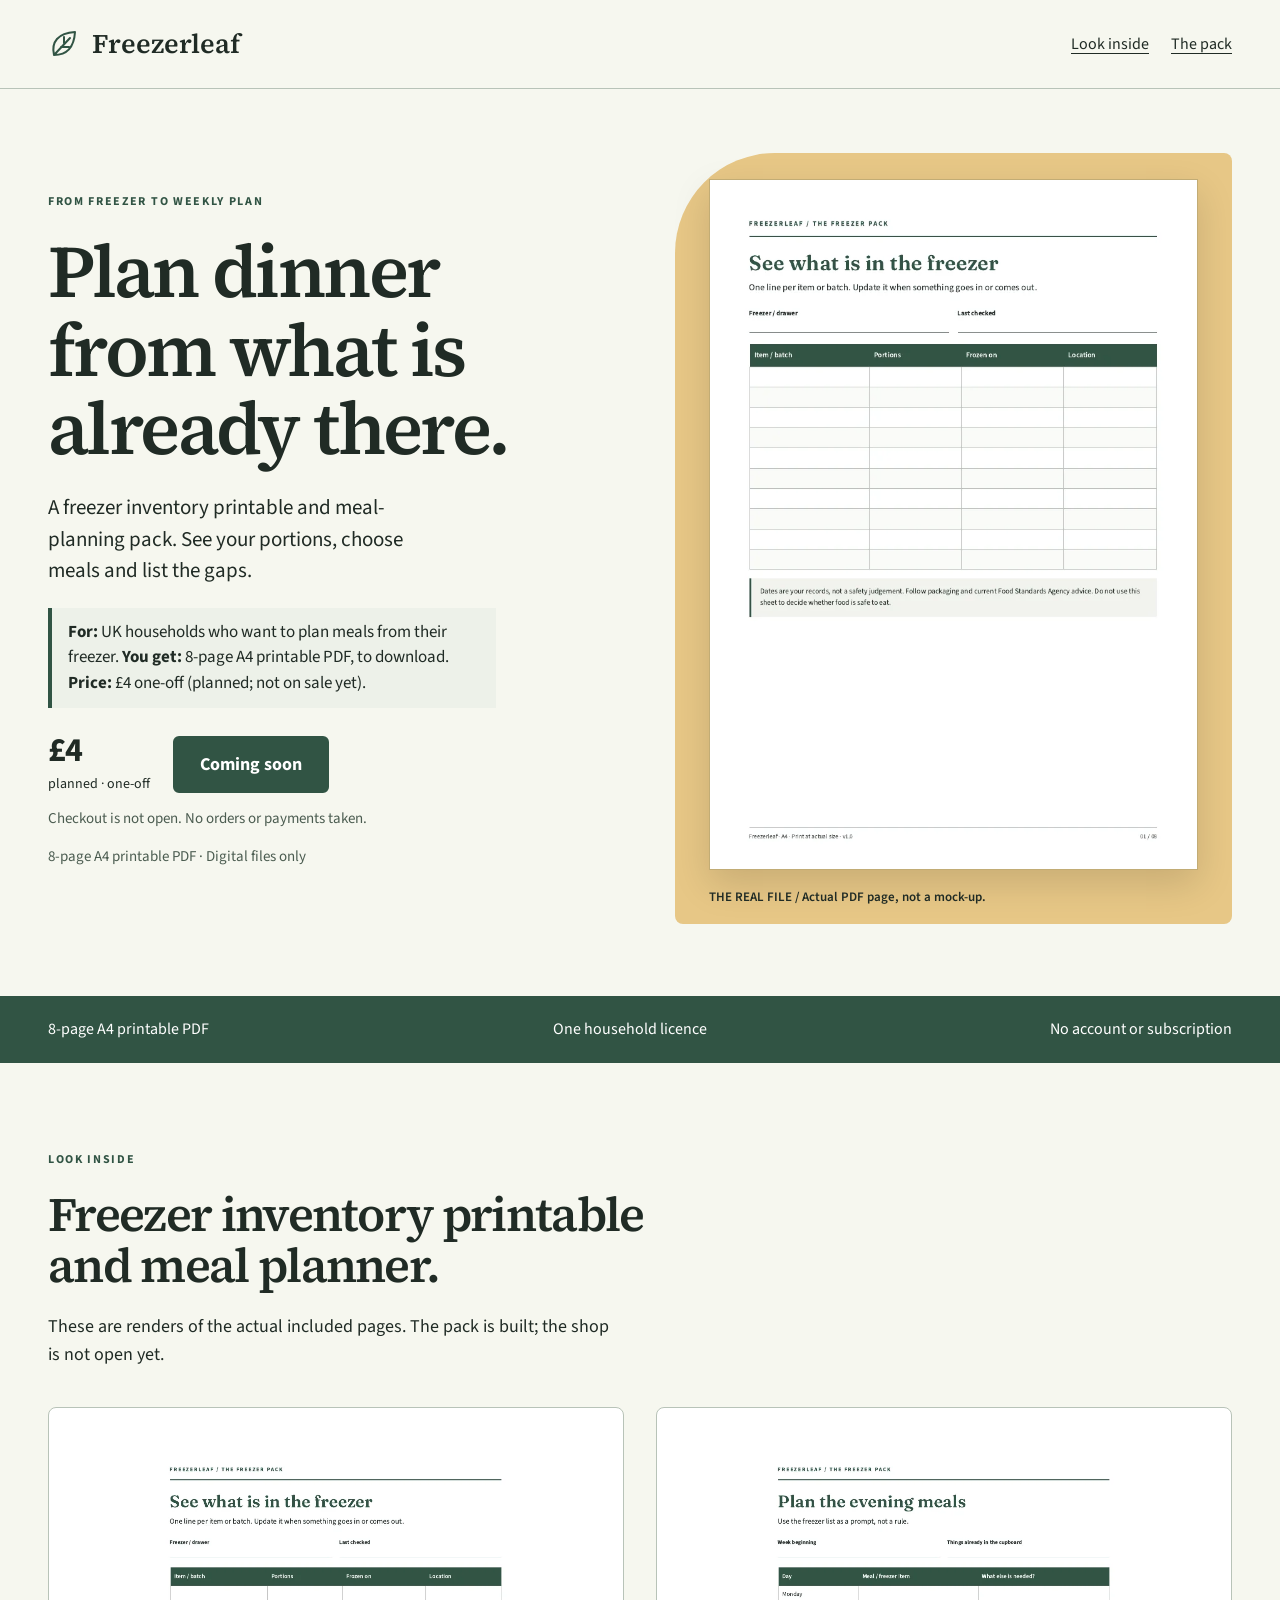
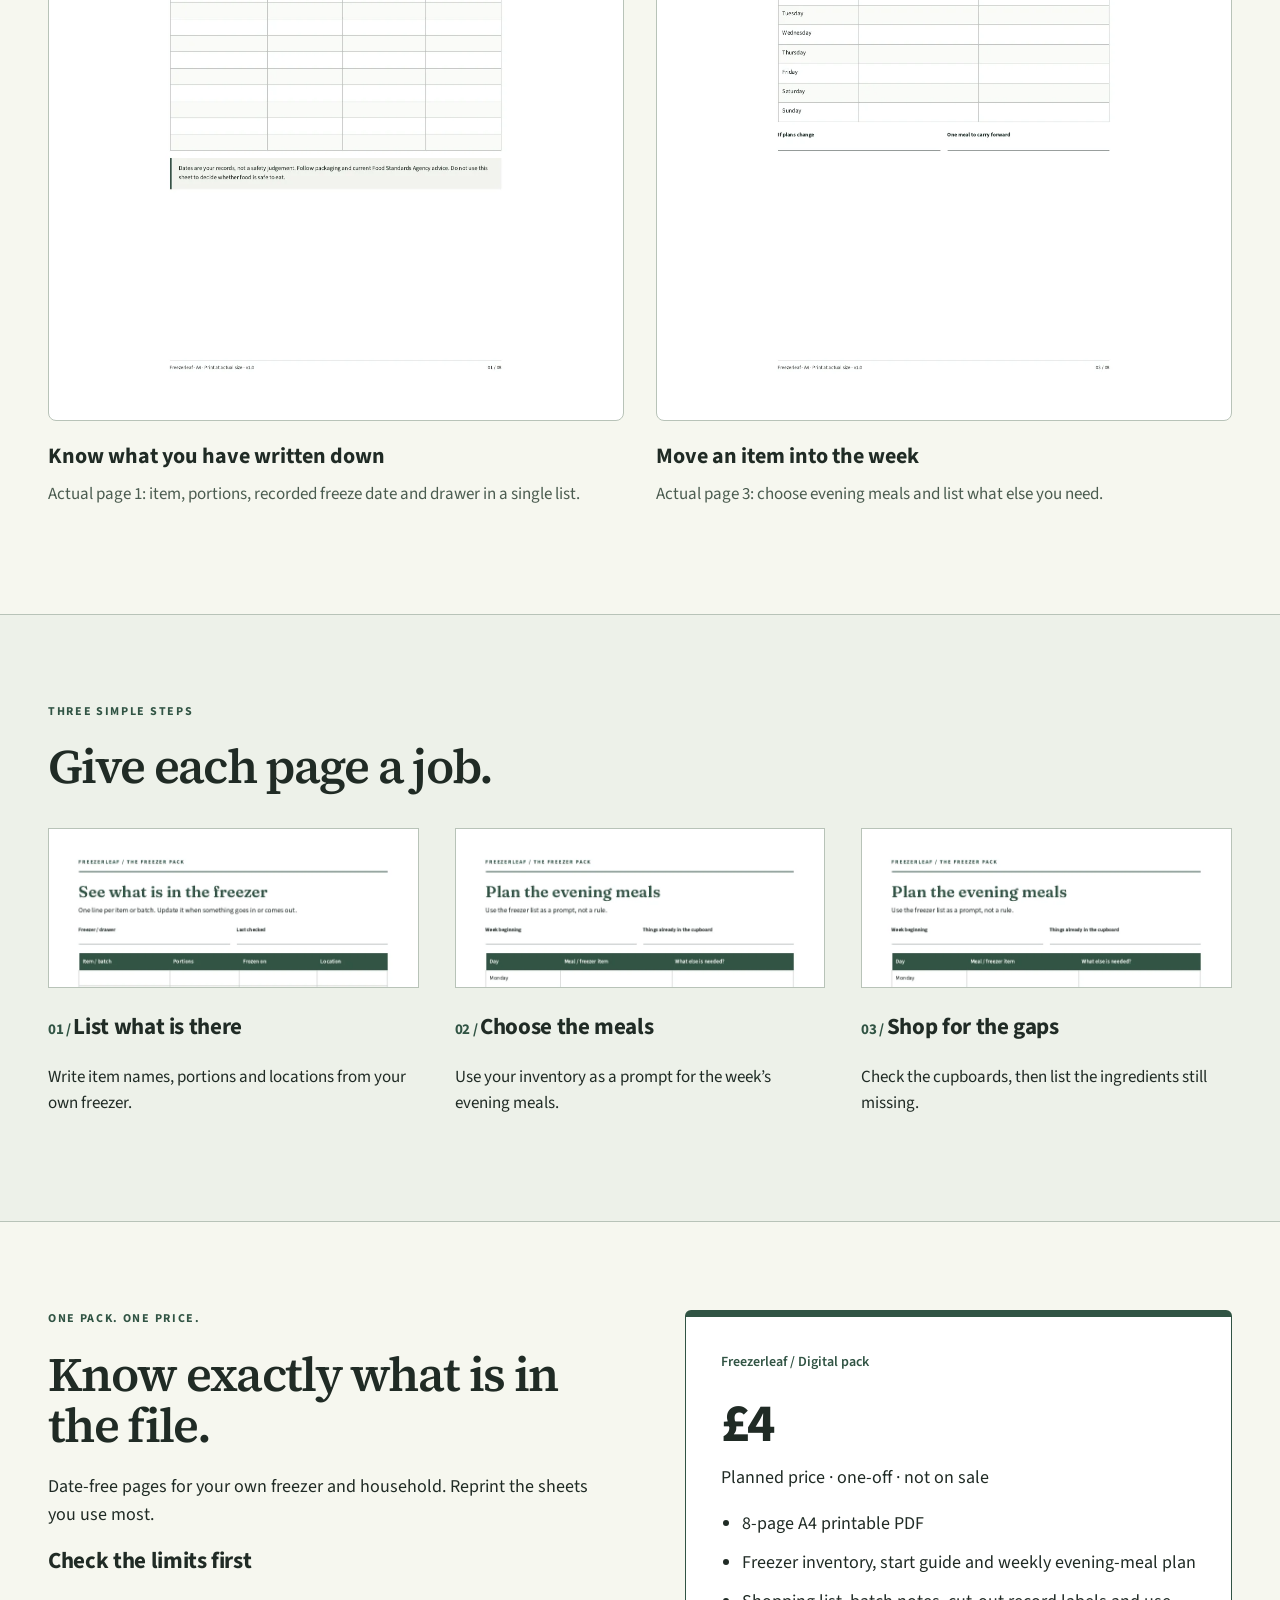
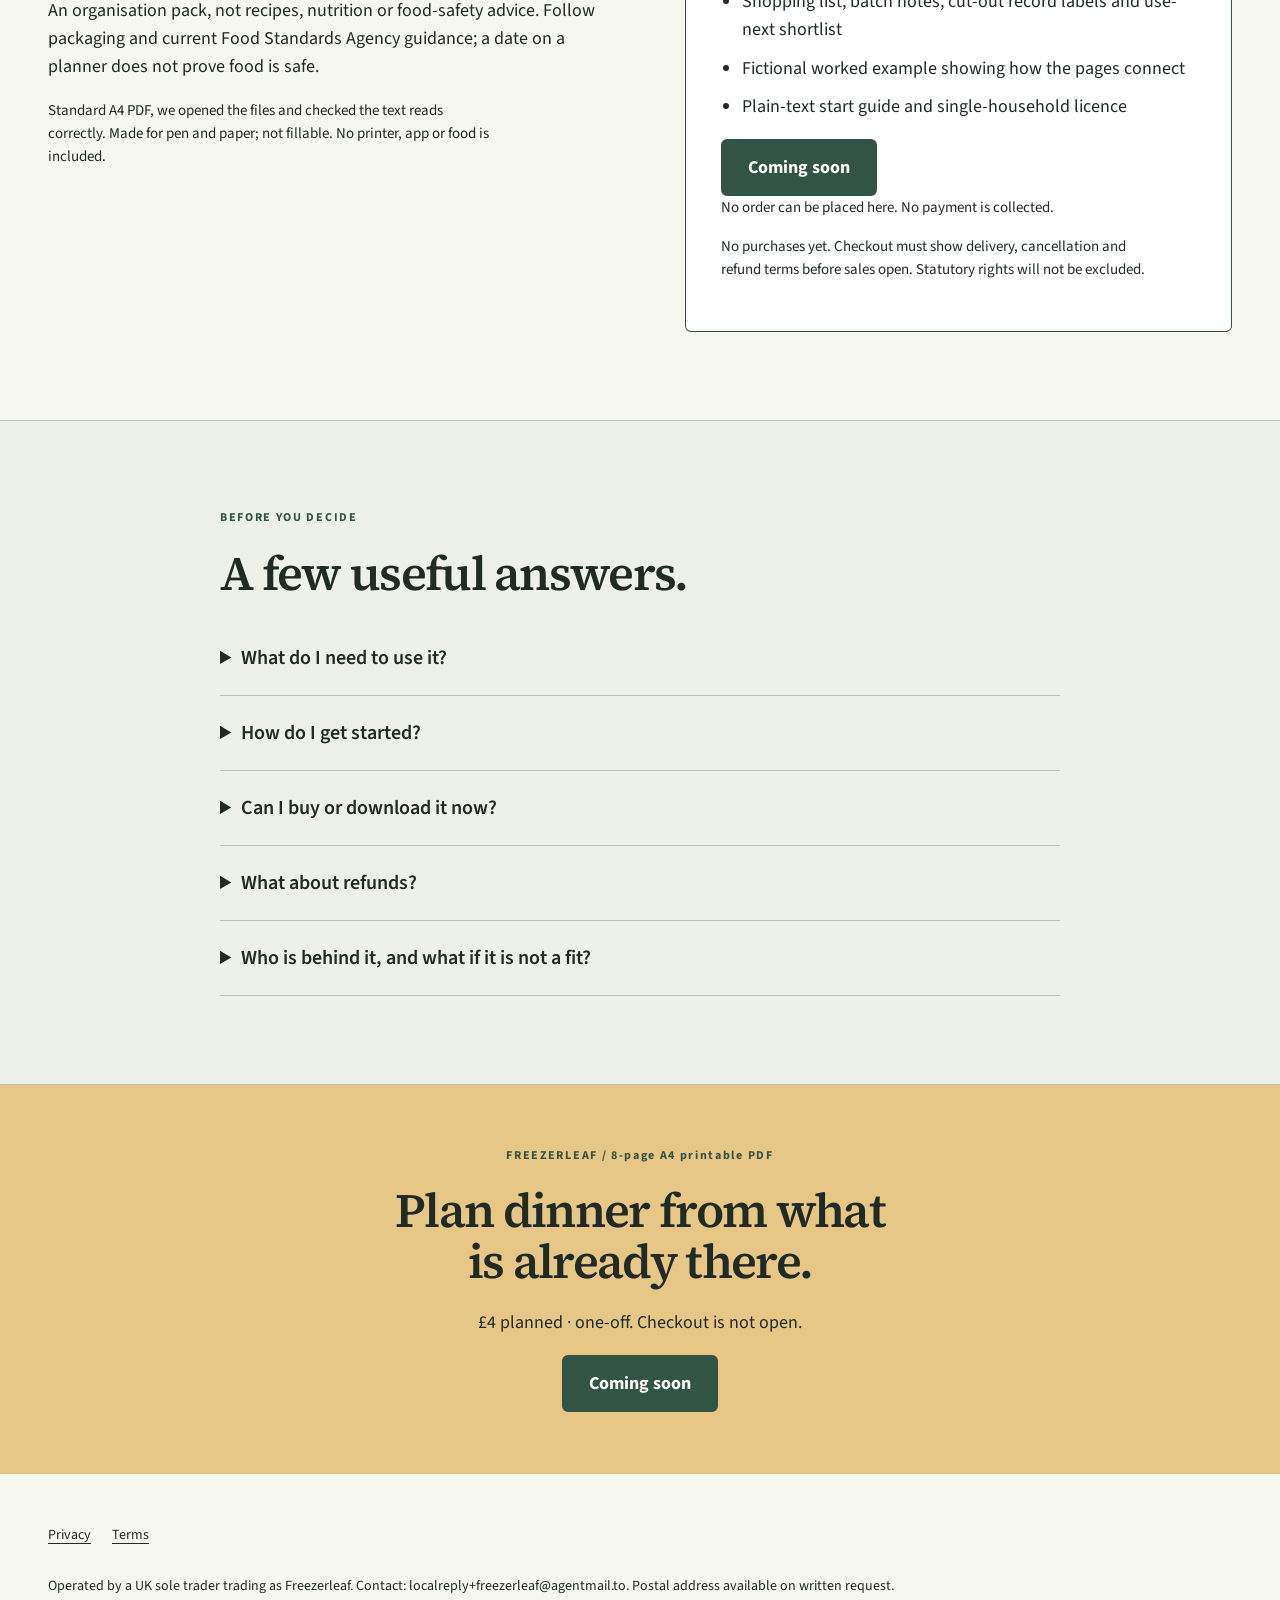
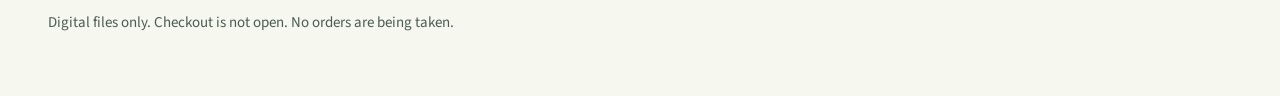
<file: index.html>
<!doctype html><html lang="en-GB"><head><meta charset="utf-8"><meta name="viewport" content="width=device-width, initial-scale=1"><meta http-equiv="Content-Security-Policy" content="default-src 'none'; script-src 'none'; style-src 'self'; font-src 'self'; img-src 'self'; connect-src 'self'; object-src 'none'; base-uri 'none'; form-action 'none'"><meta name="referrer" content="strict-origin-when-cross-origin"><title>Freezer inventory printable | Freezerleaf</title><meta name="description" content="Freezer inventory printable and meal planner. 8-page A4 printable PDF. Planned price £4 once. Checkout coming soon; no orders taken."><meta property="og:title" content="Freezer inventory printable | Freezerleaf"><meta property="og:description" content="Freezer inventory printable and meal planner. 8-page A4 printable PDF. Planned price £4 once. Checkout coming soon; no orders taken."><meta property="og:type" content="website"><meta property="og:image" content="https://evanturner557-del.github.io/freezerleaf/assets/preview-1.webp"><link rel="canonical" href="https://evanturner557-del.github.io/freezerleaf/"><link rel="icon" type="image/svg+xml" href="assets/mark.svg"><link rel="stylesheet" href="assets/tokens.css"><link rel="stylesheet" href="assets/site.css"></head><body><a class="skip" href="#main">Skip to content</a><header><div class="wrap nav"><a class="logo" href="index.html"><img src="assets/mark.svg" width="32" height="32" alt="">Freezerleaf</a><nav aria-label="Main navigation" class="navlinks"><a href="index.html#inside">Look inside</a><a href="index.html#details">The pack</a></nav></div></header><main id="main"><div class="wrap hero"><div><p class="eyebrow">FROM FREEZER TO WEEKLY PLAN</p><h1>Plan dinner from what is already there.</h1><p class="lede">A freezer inventory printable and meal-planning pack. See your portions, choose meals and list the gaps.</p><p class="glance"><strong>For:</strong> UK households who want to plan meals from their freezer. <strong>You get:</strong> 8-page A4 printable PDF, to download. <strong>Price:</strong> £4 one-off (planned; not on sale yet).</p><div class="pricebar"><div class="price">£4<small>planned · one-off</small></div><button type="button" disabled>Coming soon</button></div><p class="quiet">Checkout is not open. No orders or payments taken.</p><p class="quiet">8-page A4 printable PDF · Digital files only</p></div><figure class="hero-visual"><img src="assets/preview-1.webp" width="778" height="1100" alt="Freezer inventory printable and meal planner — actual first page of the included PDF" loading="eager" fetchpriority="high"><figcaption>THE REAL FILE / Actual PDF page, not a mock-up.</figcaption></figure></div><div class="strip"><div class="wrap"><span>8-page A4 printable PDF</span><span>One household licence</span><span>No account or subscription</span></div></div><section class="section wrap" id="inside"><div class="sectionhead"><p class="eyebrow">LOOK INSIDE</p><h2>Freezer inventory printable and meal planner.</h2><p>These are renders of the actual included pages. The pack is built; the shop is not open yet.</p></div><div class="proofgrid"><figure class="proof"><div class="proofpic"><img src="assets/preview-1.webp" width="778" height="1100" alt="Know what you have written down" loading="lazy"></div><figcaption><strong>Know what you have written down</strong><span>Actual page 1: item, portions, recorded freeze date and drawer in a single list.</span></figcaption></figure><figure class="proof"><div class="proofpic"><img src="assets/preview-2.webp" width="778" height="1100" alt="Move an item into the week" loading="lazy"></div><figcaption><strong>Move an item into the week</strong><span>Actual page 3: choose evening meals and list what else you need.</span></figcaption></figure></div></section><section class="section how"><div class="wrap"><p class="eyebrow">THREE SIMPLE STEPS</p><h2>Give each page a job.</h2><div class="steps"><article class="step"><img src="assets/preview-1.webp" width="778" height="1100" alt="List what is there" loading="lazy"><h3>List what is there</h3><p>Write item names, portions and locations from your own freezer.</p></article><article class="step"><img src="assets/preview-2.webp" width="778" height="1100" alt="Choose the meals" loading="lazy"><h3>Choose the meals</h3><p>Use your inventory as a prompt for the week’s evening meals.</p></article><article class="step"><img src="assets/preview-2.webp" width="778" height="1100" alt="Shop for the gaps" loading="lazy"><h3>Shop for the gaps</h3><p>Check the cupboards, then list the ingredients still missing.</p></article></div></div></section><section class="section wrap" id="details"><div class="pricegrid"><div><p class="eyebrow">ONE PACK. ONE PRICE.</p><h2>Know exactly what is in the file.</h2><p>Date-free pages for your own freezer and household. Reprint the sheets you use most.</p><h3>Check the limits first</h3><p>An organisation pack, not recipes, nutrition or food-safety advice. Follow packaging and current Food Standards Agency guidance; a date on a planner does not prove food is safe.</p><p class="fine">Standard A4 PDF, we opened the files and checked the text reads correctly. Made for pen and paper; not fillable. No printer, app or food is included.</p></div><div class="pricecard"><p class="badge">Freezerleaf / Digital pack</p><p class="large">£4</p><p>Planned price · one-off · not on sale</p><ul class="list"><li>8-page A4 printable PDF</li><li>Freezer inventory, start guide and weekly evening-meal plan</li><li>Shopping list, batch notes, cut-out record labels and use-next shortlist</li><li>Fictional worked example showing how the pages connect</li><li>Plain-text start guide and single-household licence</li></ul><button type="button" disabled>Coming soon</button><p class="fine">No order can be placed here. No payment is collected.</p><p class="fine">No purchases yet. Checkout must show delivery, cancellation and refund terms before sales open. Statutory rights will not be excluded.</p></div></div></section><section class="section how"><div class="wrap faq"><p class="eyebrow">BEFORE YOU DECIDE</p><h2>A few useful answers.</h2><details><summary>What do I need to use it?</summary><p>Standard A4 PDF, we opened the files and checked the text reads correctly. Made for pen and paper; not fillable. No printer, app or food is included.</p></details><details><summary>How do I get started?</summary><p>Begin with one drawer and one inventory page. Update portions when food goes in or out; no time- or money-saving result is promised.</p></details><details><summary>Can I buy or download it now?</summary><p>Not yet. The files have been built, but checkout and paid delivery are not open. This page does not take orders or reserve a place.</p></details><details><summary>What about refunds?</summary><p>No purchases are being taken. Sale and delivery terms, including your cancellation and statutory rights, must be shown before checkout opens. There is no blanket “no refunds” policy.</p></details><details><summary>Who is behind it, and what if it is not a fit?</summary><p>Freezerleaf is a UK sole-trader trading name. No recipes, food delivery, nutrition plan, allergen assessment or food-safety instructions. Storage dates are records, not safety decisions. Please check the previews and limits before buying once sales open.</p></details></div></section><section class="final"><p class="eyebrow">FREEZERLEAF / 8-page A4 printable PDF</p><h2>Plan dinner from what is already there.</h2><p>£4 planned · one-off. Checkout is not open.</p><button type="button" disabled>Coming soon</button></section></main><footer><div class="wrap"><nav class="footerlinks" aria-label="Legal"><a href="privacy.html">Privacy</a><a href="terms.html">Terms</a></nav><p class="legal">Operated by a UK sole trader trading as Freezerleaf. Contact: localreply+freezerleaf@agentmail.to. Postal address available on written request.</p><p class="quiet">Digital files only. Checkout is not open. No orders are being taken.</p></div></footer></body></html>
</file>
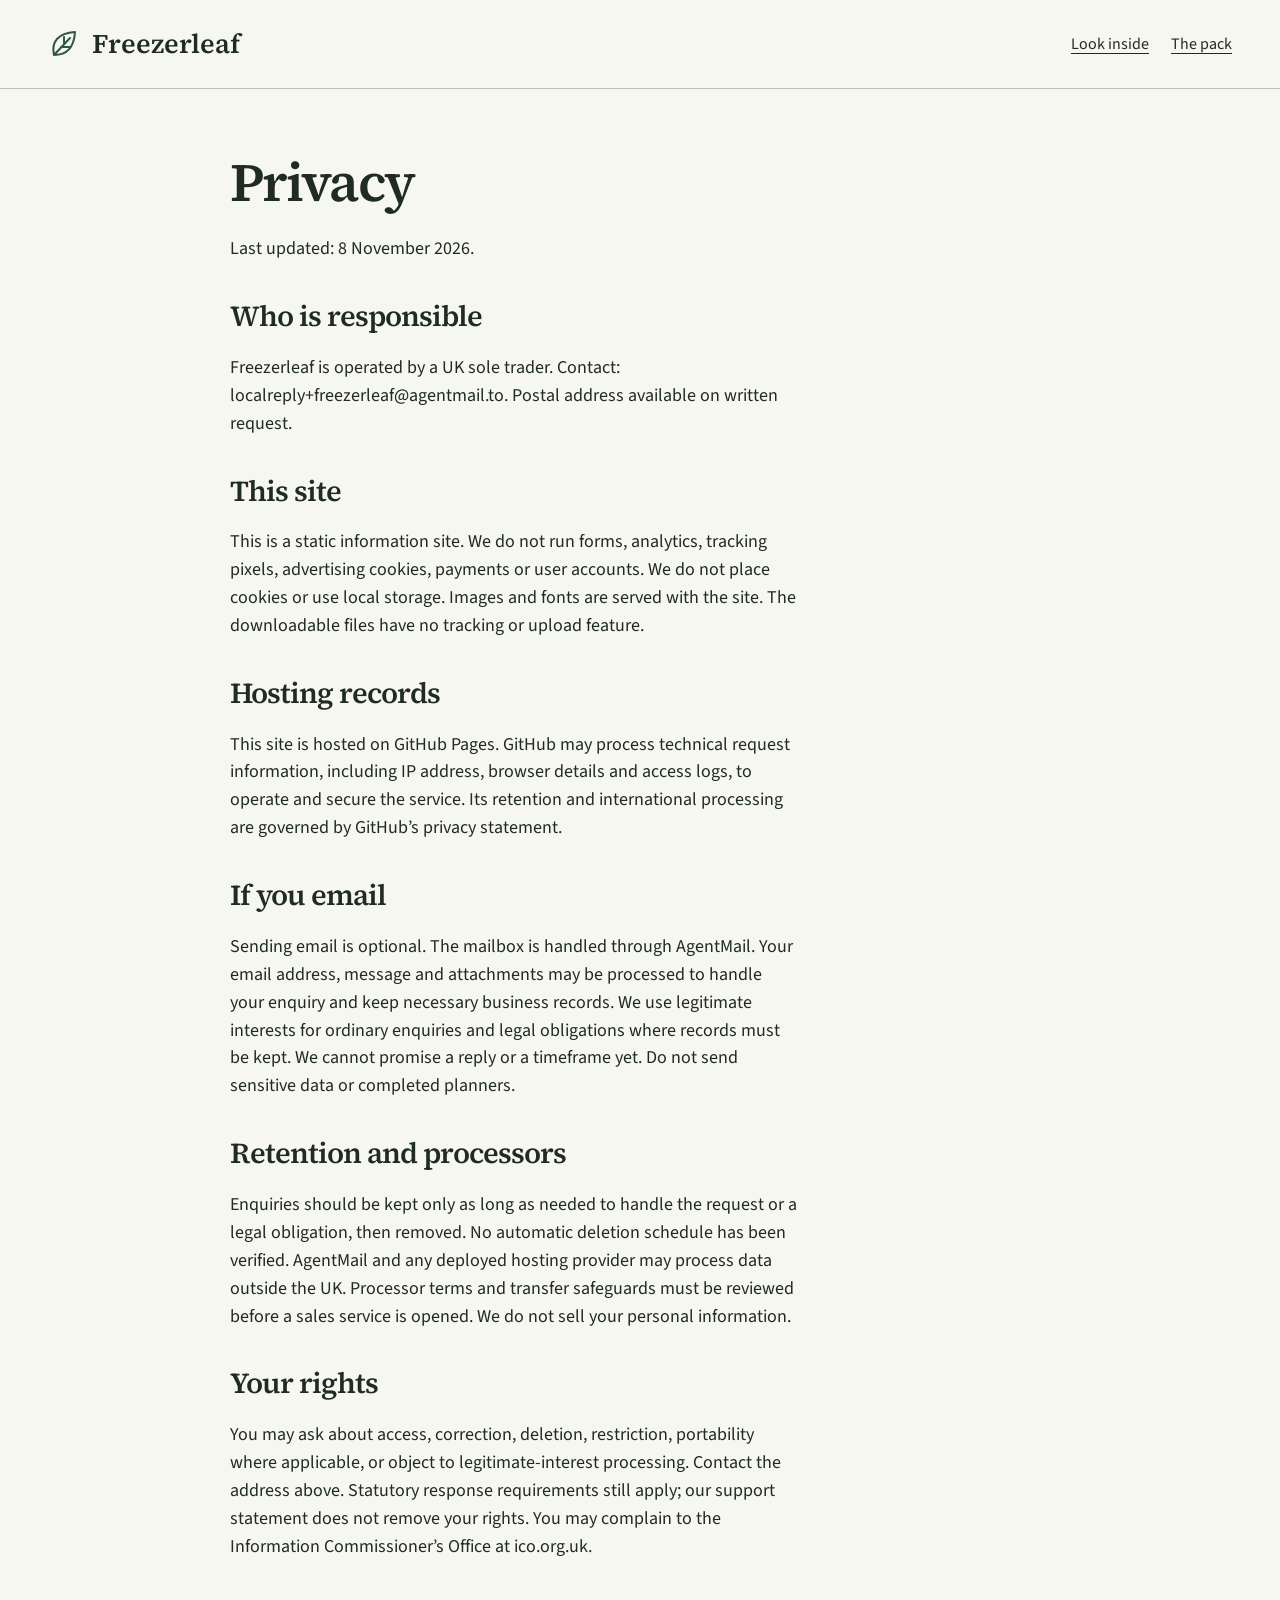
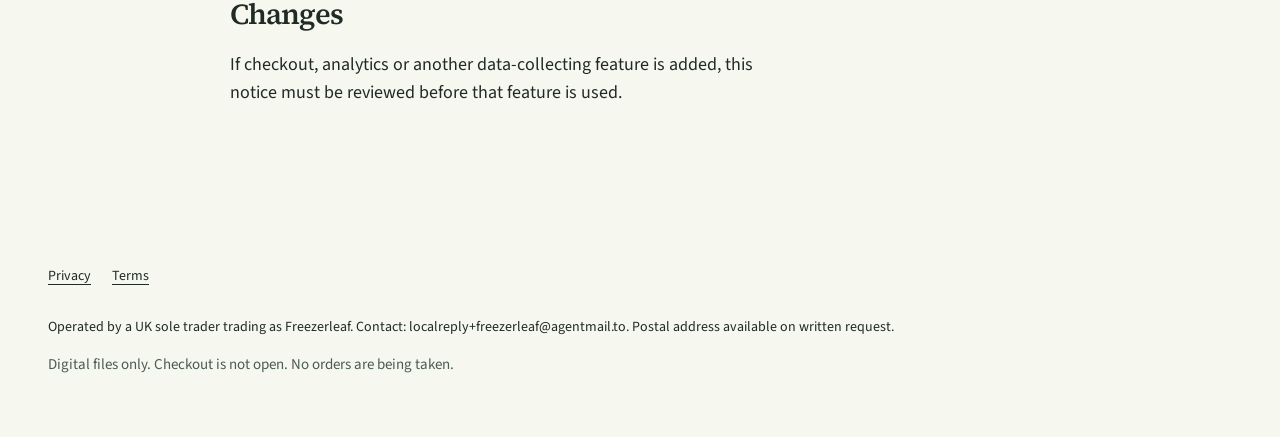
<file: privacy.html>
<!doctype html><html lang="en-GB"><head><meta charset="utf-8"><meta name="viewport" content="width=device-width, initial-scale=1"><meta http-equiv="Content-Security-Policy" content="default-src 'none'; script-src 'none'; style-src 'self'; font-src 'self'; img-src 'self'; connect-src 'self'; object-src 'none'; base-uri 'none'; form-action 'none'"><meta name="referrer" content="strict-origin-when-cross-origin"><title>Privacy | Freezerleaf</title><meta name="description" content="Privacy for Freezerleaf"><meta property="og:title" content="Privacy | Freezerleaf"><meta property="og:description" content="Privacy for Freezerleaf"><meta property="og:type" content="website"><meta property="og:image" content="https://evanturner557-del.github.io/freezerleaf/assets/preview-1.webp"><link rel="canonical" href="https://evanturner557-del.github.io/freezerleaf/"><link rel="icon" type="image/svg+xml" href="assets/mark.svg"><link rel="stylesheet" href="assets/tokens.css"><link rel="stylesheet" href="assets/site.css"></head><body><a class="skip" href="#main">Skip to content</a><header><div class="wrap nav"><a class="logo" href="index.html"><img src="assets/mark.svg" width="32" height="32" alt="">Freezerleaf</a><nav aria-label="Main navigation" class="navlinks"><a href="index.html#inside">Look inside</a><a href="index.html#details">The pack</a></nav></div></header><main id="main" class="wrap document"><h1>Privacy</h1><p>Last updated: 8 November 2026.</p><h2>Who is responsible</h2><p>Freezerleaf is operated by a UK sole trader. Contact: localreply+freezerleaf@agentmail.to. Postal address available on written request.</p><h2>This site</h2><p>This is a static information site. We do not run forms, analytics, tracking pixels, advertising cookies, payments or user accounts. We do not place cookies or use local storage. Images and fonts are served with the site. The downloadable files have no tracking or upload feature.</p><h2>Hosting records</h2><p>This site is hosted on GitHub Pages. GitHub may process technical request information, including IP address, browser details and access logs, to operate and secure the service. Its retention and international processing are governed by GitHub’s privacy statement. </p><h2>If you email</h2><p>Sending email is optional. The mailbox is handled through AgentMail. Your email address, message and attachments may be processed to handle your enquiry and keep necessary business records. We use legitimate interests for ordinary enquiries and legal obligations where records must be kept. We cannot promise a reply or a timeframe yet. Do not send sensitive data or completed planners.</p><h2>Retention and processors</h2><p>Enquiries should be kept only as long as needed to handle the request or a legal obligation, then removed. No automatic deletion schedule has been verified. AgentMail and any deployed hosting provider may process data outside the UK. Processor terms and transfer safeguards must be reviewed before a sales service is opened. We do not sell your personal information.</p><h2>Your rights</h2><p>You may ask about access, correction, deletion, restriction, portability where applicable, or object to legitimate-interest processing. Contact the address above. Statutory response requirements still apply; our support statement does not remove your rights. You may complain to the Information Commissioner’s Office at ico.org.uk.</p><h2>Changes</h2><p>If checkout, analytics or another data-collecting feature is added, this notice must be reviewed before that feature is used.</p></main><footer><div class="wrap"><nav class="footerlinks" aria-label="Legal"><a href="privacy.html">Privacy</a><a href="terms.html">Terms</a></nav><p class="legal">Operated by a UK sole trader trading as Freezerleaf. Contact: localreply+freezerleaf@agentmail.to. Postal address available on written request.</p><p class="quiet">Digital files only. Checkout is not open. No orders are being taken.</p></div></footer></body></html>
</file>
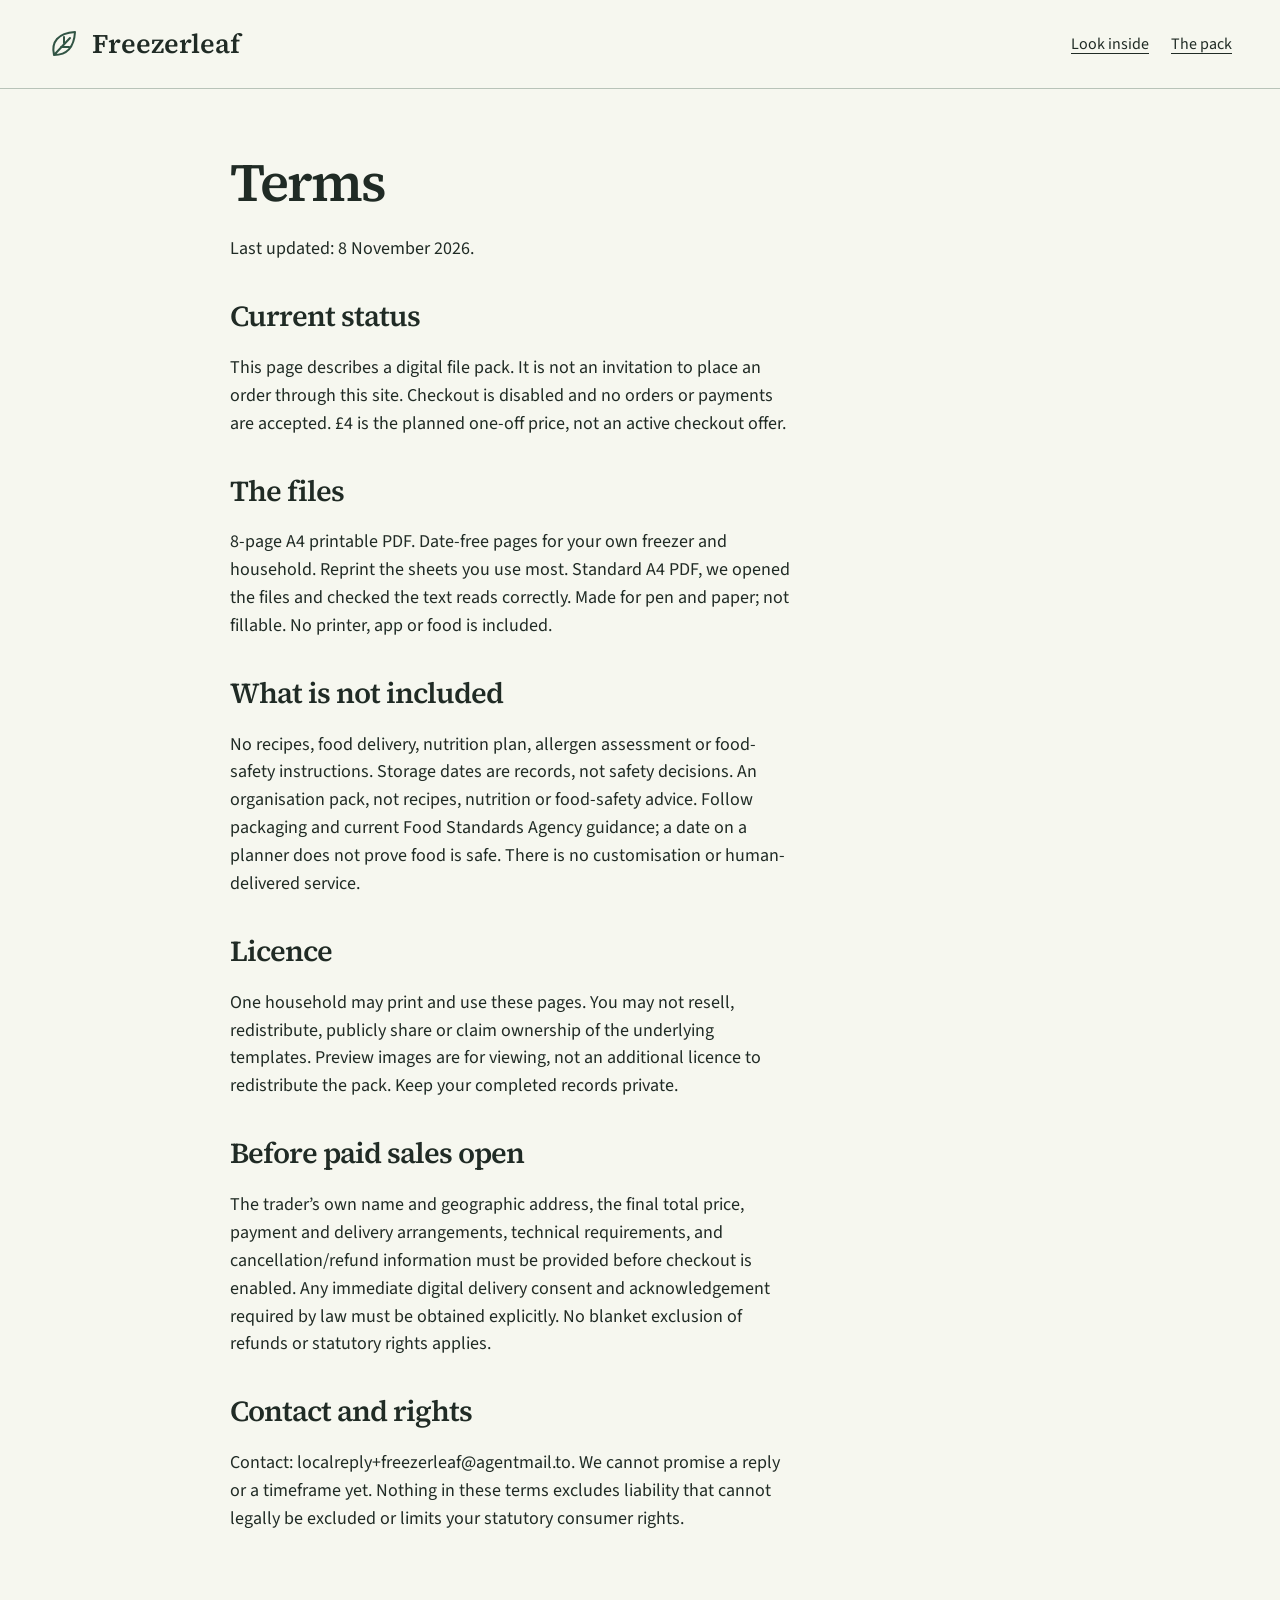
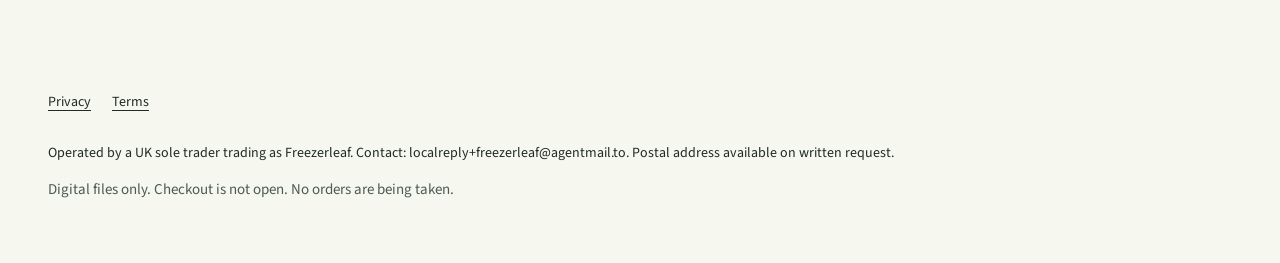
<file: terms.html>
<!doctype html><html lang="en-GB"><head><meta charset="utf-8"><meta name="viewport" content="width=device-width, initial-scale=1"><meta http-equiv="Content-Security-Policy" content="default-src 'none'; script-src 'none'; style-src 'self'; font-src 'self'; img-src 'self'; connect-src 'self'; object-src 'none'; base-uri 'none'; form-action 'none'"><meta name="referrer" content="strict-origin-when-cross-origin"><title>Terms | Freezerleaf</title><meta name="description" content="Terms for Freezerleaf"><meta property="og:title" content="Terms | Freezerleaf"><meta property="og:description" content="Terms for Freezerleaf"><meta property="og:type" content="website"><meta property="og:image" content="https://evanturner557-del.github.io/freezerleaf/assets/preview-1.webp"><link rel="canonical" href="https://evanturner557-del.github.io/freezerleaf/"><link rel="icon" type="image/svg+xml" href="assets/mark.svg"><link rel="stylesheet" href="assets/tokens.css"><link rel="stylesheet" href="assets/site.css"></head><body><a class="skip" href="#main">Skip to content</a><header><div class="wrap nav"><a class="logo" href="index.html"><img src="assets/mark.svg" width="32" height="32" alt="">Freezerleaf</a><nav aria-label="Main navigation" class="navlinks"><a href="index.html#inside">Look inside</a><a href="index.html#details">The pack</a></nav></div></header><main id="main" class="wrap document"><h1>Terms</h1><p>Last updated: 8 November 2026.</p><h2>Current status</h2><p>This page describes a digital file pack. It is not an invitation to place an order through this site. Checkout is disabled and no orders or payments are accepted. £4 is the planned one-off price, not an active checkout offer.</p><h2>The files</h2><p>8-page A4 printable PDF. Date-free pages for your own freezer and household. Reprint the sheets you use most. Standard A4 PDF, we opened the files and checked the text reads correctly. Made for pen and paper; not fillable. No printer, app or food is included.</p><h2>What is not included</h2><p>No recipes, food delivery, nutrition plan, allergen assessment or food-safety instructions. Storage dates are records, not safety decisions. An organisation pack, not recipes, nutrition or food-safety advice. Follow packaging and current Food Standards Agency guidance; a date on a planner does not prove food is safe. There is no customisation or human-delivered service.</p><h2>Licence</h2><p>One household may print and use these pages. You may not resell, redistribute, publicly share or claim ownership of the underlying templates. Preview images are for viewing, not an additional licence to redistribute the pack. Keep your completed records private.</p><h2>Before paid sales open</h2><p>The trader’s own name and geographic address, the final total price, payment and delivery arrangements, technical requirements, and cancellation/refund information must be provided before checkout is enabled. Any immediate digital delivery consent and acknowledgement required by law must be obtained explicitly. No blanket exclusion of refunds or statutory rights applies.</p><h2>Contact and rights</h2><p>Contact: localreply+freezerleaf@agentmail.to. We cannot promise a reply or a timeframe yet. Nothing in these terms excludes liability that cannot legally be excluded or limits your statutory consumer rights.</p></main><footer><div class="wrap"><nav class="footerlinks" aria-label="Legal"><a href="privacy.html">Privacy</a><a href="terms.html">Terms</a></nav><p class="legal">Operated by a UK sole trader trading as Freezerleaf. Contact: localreply+freezerleaf@agentmail.to. Postal address available on written request.</p><p class="quiet">Digital files only. Checkout is not open. No orders are being taken.</p></div></footer></body></html>
</file>
<file: assets/tokens.css>
:root{--primary:#315444;--accent:#e7c786;--paper:#f6f7ef;--ink:#202b25;--muted:#4b5c50;--line:#b8c3b8;--soft:#edf1e9;--success:#28603d;--warning:#795400;--danger:#9b2525;--neutral-0:#ffffff;--neutral-1:#f8f9f7;--neutral-2:#eff1ed;--neutral-3:#e0e5de;--neutral-4:#c5cec2;--neutral-5:#8a9787;--neutral-6:#62705f;--neutral-7:#3d4b3b;--neutral-8:#202b20;}
</file>
<file: assets/site.css>
@font-face{font-family:Text;src:url(fonts/source-sans-3-latin-wght-normal.woff2) format('woff2');font-display:swap}@font-face{font-family:Display;src:url(fonts/source-serif-4-latin-wght-normal.woff2) format('woff2');font-display:swap}*{box-sizing:border-box}html{scroll-behavior:smooth}body{margin:0;background:var(--paper);color:var(--ink);font-family:Text,Arial,sans-serif;font-size:18px;line-height:1.55}a{color:inherit;text-underline-offset:4px}a:hover{text-decoration-thickness:2px}a:focus-visible,button:focus-visible,summary:focus-visible{outline:3px solid var(--primary);outline-offset:5px}img{max-width:100%;height:auto;display:block}h1,h2,h3,p{margin-top:0}h1,h2{font-family:Display,serif;font-weight:600;letter-spacing:-.035em;line-height:1.06}h1{font-size:clamp(44px,5.8vw,76px);max-width:12ch;margin-bottom:24px}h2{font-size:clamp(34px,4vw,48px);margin-bottom:22px}h3{font-size:23px;line-height:1.2;letter-spacing:-.015em}p{max-width:63ch}button,a{touch-action:manipulation}button{font-family:inherit}button[disabled]{opacity:1;cursor:not-allowed;background:var(--primary);color:#fff;border:2px solid var(--primary);padding:14px 25px;border-radius:6px;font-size:18px;font-weight:700;min-height:52px}header{border-bottom:1px solid var(--line)}.wrap{width:min(1184px,calc(100% - 64px));margin-inline:auto}.nav{display:flex;align-items:center;justify-content:space-between;min-height:88px;gap:20px}.logo{display:flex;align-items:center;gap:12px;font-family:Display,serif;font-size:27px;text-decoration:none;font-weight:600}.logo img{width:32px;height:32px}.navlinks{display:flex;gap:22px}.navlinks a{font-size:16px;min-height:44px;display:inline-flex;align-items:center}.skip{position:absolute;left:-9999px;top:10px;background:white;padding:12px;z-index:9}.skip:focus{left:12px}.hero{display:grid;grid-template-columns:1fr 1fr;gap:70px;align-items:center;padding:64px 0 72px}.eyebrow{font-size:12px;letter-spacing:.14em;font-weight:700;color:var(--primary);margin-bottom:20px}.lede{font-size:21px;line-height:1.5;max-width:38ch}.pricebar{display:flex;gap:23px;align-items:center;margin:26px 0 12px}.price{font-size:34px;font-weight:700;letter-spacing:-.04em;line-height:1}.price small{display:block;font-size:14px;font-weight:400;letter-spacing:0;margin-top:7px;line-height:1.4}.quiet{font-size:15px;color:var(--muted)}.hero-visual{margin:0;position:relative;background:var(--accent);padding:26px 34px 18px;border-radius:100px 8px 8px 8px}.hero-visual img{width:100%;box-shadow:0 14px 35px #0002;border:1px solid #22372b30}.hero-visual figcaption{font-size:13px;margin-top:18px;font-weight:600;color:var(--ink);line-height:1.4}.strip{background:var(--primary);color:white}.strip .wrap{display:flex;justify-content:space-between;gap:20px;padding-block:21px;font-size:16px}.section{padding:88px 0}.sectionhead{max-width:650px}.proofgrid{display:grid;grid-template-columns:1fr 1fr;gap:32px;margin-top:38px}.proof{margin:0}.proofpic{background:white;border:1px solid var(--line);padding:26px;border-radius:8px}.proofpic img{max-height:560px;width:100%;object-fit:contain;object-position:top}.proof figcaption{padding:18px 0}.proof figcaption strong{display:block;font-size:22px;margin-bottom:7px}.proof figcaption span{font-size:17px;color:var(--muted)}.how{background:var(--soft);border-block:1px solid var(--line)}.steps{display:grid;grid-template-columns:repeat(3,1fr);gap:36px;margin-top:36px;counter-reset:step}.step img{height:160px;width:100%;object-fit:cover;object-position:top;border:1px solid var(--line);margin-bottom:25px;background:white}.step h3:before{counter-increment:step;content:'0' counter(step) ' / ';color:var(--primary);font-size:15px}.step p{font-size:17px}.pricegrid{display:grid;grid-template-columns:1fr 1fr;gap:90px;align-items:start}.pricecard{background:#fff;border:1px solid var(--primary);border-top:7px solid var(--primary);padding:35px;border-radius:6px}.pricecard .large{font-size:54px;line-height:1;letter-spacing:-.05em;font-weight:700;margin:24px 0 12px}.list{padding-left:21px}.list li{margin-bottom:11px}.fine{font-size:15px}.faq{max-width:840px;margin:auto}.faq details{border-bottom:1px solid var(--line);padding:10px 0}.faq summary{font-weight:600;cursor:pointer;min-height:52px;padding:12px 32px 12px 0;line-height:1.5;font-size:20px}.faq details p{padding-right:30px;font-size:17px}.final{text-align:center;background:var(--accent);padding:62px 20px}.final p{margin-inline:auto}.final h2{max-width:20ch;margin-inline:auto}footer{padding:40px 0 46px;font-size:14px}.footerlinks{display:flex;gap:20px;flex-wrap:wrap;margin-bottom:18px}.footerlinks a{min-height:44px;display:flex;align-items:center}.legal{max-width:900px;overflow-wrap:anywhere}main.document{max-width:820px;padding:65px 0 90px}.document h1{font-size:54px;max-width:none}.document h2{font-size:29px;margin-top:38px}.document p,.document li{font-size:18px}.badge{font-size:14px;font-weight:600;color:var(--primary)}.sr{position:absolute;width:1px;height:1px;overflow:hidden;clip:rect(0,0,0,0)}@media(max-width:800px){.wrap{width:calc(100% - 40px)}.hero{gap:34px;padding:40px 0 45px}.nav{min-height:72px}.logo{font-size:24px}.navlinks{gap:14px}.navlinks a{font-size:14px}.hero-visual{padding:24px 20px 16px;border-top-left-radius:65px}.lede{font-size:19px}.section{padding:60px 0}.pricegrid{gap:35px}.steps{gap:22px}.pricecard{padding:25px}.proofpic{padding:18px}}@media(max-width:600px){.hero{display:block;padding-top:32px}.eyebrow{font-size:10px;margin-bottom:15px}h1{font-size:45px;max-width:12ch;margin-bottom:19px}.hero .lede{font-size:18px;line-height:1.5;margin-bottom:18px}.hero-visual{margin-top:32px;padding:26px 30px 17px}.pricebar{margin:21px 0 10px;gap:21px}.price{font-size:31px}.quiet{font-size:14px}.navlinks a{font-size:13px}.navlinks a:last-child{display:none}.logo{font-size:23px}.strip .wrap{display:grid;grid-template-columns:1fr;gap:8px;padding-block:20px}.proofgrid,.steps,.pricegrid{grid-template-columns:1fr;gap:24px}.proofgrid{margin-top:28px}.step{display:grid;grid-template-columns:86px 1fr;column-gap:19px}.step img{grid-row:1/3;height:118px;margin:0}.step h3{font-size:21px;margin-bottom:10px}.step p{font-size:16px}.pricegrid{gap:30px}.section{padding:52px 0}.proofpic img{max-height:430px}.final{padding:46px 20px}.document h1{font-size:40px}.document h2{font-size:27px}.navlinks{gap:10px}.legal{font-size:13px}.faq summary{font-size:18px}}@media(prefers-reduced-motion:reduce){html{scroll-behavior:auto}}
.logo{min-height:44px}.document a{display:inline-flex;align-items:center;min-height:44px}

.footerlinks a{min-width:44px}

.glance{font-size:17px;line-height:1.5;background:var(--soft);border-left:4px solid var(--primary);padding:12px 16px;margin:0 0 22px;max-width:56ch}
</file>
